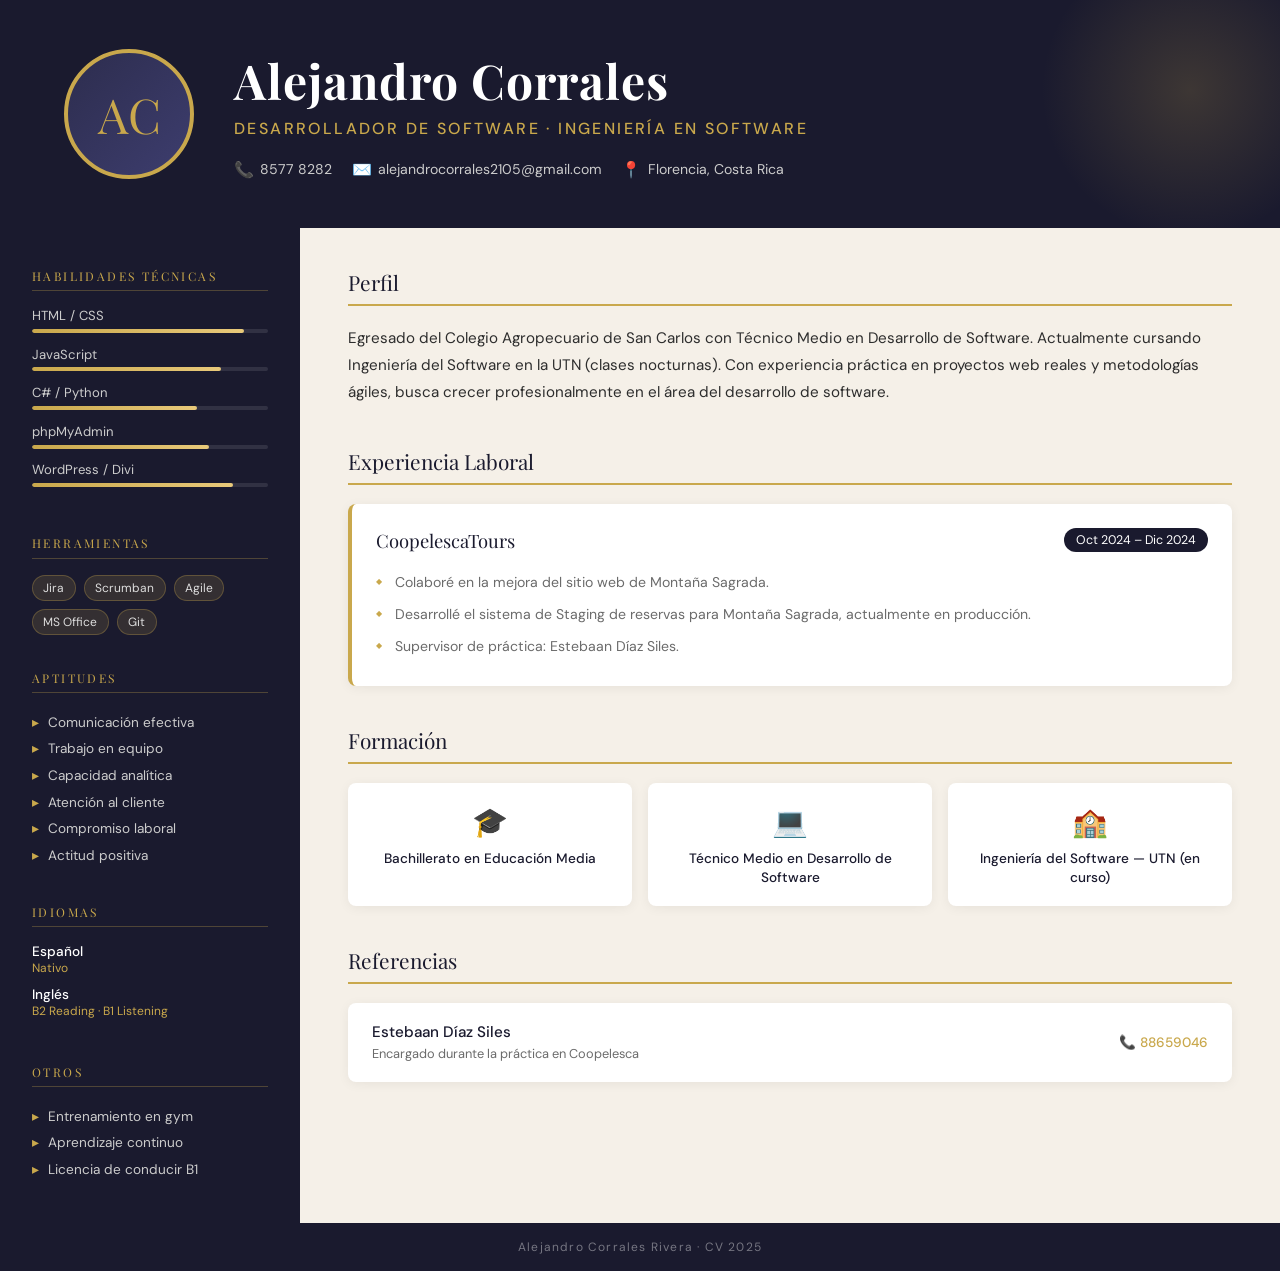
<file: index.html>
<!DOCTYPE html>
<html lang="es">
<head>
  <meta charset="UTF-8" />
  <meta name="viewport" content="width=device-width, initial-scale=1.0"/>
  <title>CV – Alejandro Corrales</title>
  <link href="https://fonts.googleapis.com/css2?family=Playfair+Display:wght@400;700&family=DM+Sans:wght@300;400;500&display=swap" rel="stylesheet"/>
  <style>
    *, *::before, *::after { box-sizing: border-box; margin: 0; padding: 0; }

    :root {
      --dark: #1a1a2e;
      --accent: #c9a84c;
      --light: #f5f0e8;
      --mid: #e8e0d0;
      --text: #2d2d2d;
      --muted: #6b6b6b;
    }

    body {
      font-family: 'DM Sans', sans-serif;
      background: var(--light);
      color: var(--text);
      min-height: 100vh;
    }

    /* HEADER */
    header {
      background: var(--dark);
      color: white;
      display: grid;
      grid-template-columns: auto 1fr;
      align-items: center;
      gap: 2.5rem;
      padding: 3rem 4rem;
      position: relative;
      overflow: hidden;
    }

    header::before {
      content: '';
      position: absolute;
      top: -60px; right: -60px;
      width: 300px; height: 300px;
      border-radius: 50%;
      background: radial-gradient(circle, rgba(201,168,76,0.2), transparent 70%);
    }

    .avatar {
      width: 130px; height: 130px;
      border-radius: 50%;
      border: 4px solid var(--accent);
      object-fit: cover;
      position: relative;
      z-index: 1;
    }

    .avatar-placeholder {
      width: 130px; height: 130px;
      border-radius: 50%;
      border: 4px solid var(--accent);
      background: linear-gradient(135deg, #2d2d4e, #3d3d6e);
      display: flex; align-items: center; justify-content: center;
      font-family: 'Playfair Display', serif;
      font-size: 3rem;
      color: var(--accent);
      position: relative;
      z-index: 1;
    }

    .header-info { position: relative; z-index: 1; }

    .header-info h1 {
      font-family: 'Playfair Display', serif;
      font-size: 3rem;
      font-weight: 700;
      letter-spacing: 0.02em;
      margin-bottom: 0.4rem;
    }

    .header-info .tagline {
      color: var(--accent);
      font-size: 1rem;
      font-weight: 500;
      letter-spacing: 0.15em;
      text-transform: uppercase;
      margin-bottom: 1.2rem;
    }

    .contact-row {
      display: flex;
      flex-wrap: wrap;
      gap: 1.2rem;
    }

    .contact-item {
      display: flex;
      align-items: center;
      gap: 0.4rem;
      font-size: 0.88rem;
      color: #ccc;
    }

    .contact-item span.icon { color: var(--accent); font-size: 1rem; }

    /* LAYOUT */
    .cv-body {
      display: grid;
      grid-template-columns: 300px 1fr;
      min-height: calc(100vh - 220px);
    }

    /* SIDEBAR */
    aside {
      background: var(--dark);
      color: white;
      padding: 2.5rem 2rem;
      display: flex;
      flex-direction: column;
      gap: 2.2rem;
    }

    .section-title {
      font-family: 'Playfair Display', serif;
      font-size: 0.75rem;
      letter-spacing: 0.2em;
      text-transform: uppercase;
      color: var(--accent);
      margin-bottom: 1rem;
      padding-bottom: 0.4rem;
      border-bottom: 1px solid rgba(201,168,76,0.3);
    }

    /* Skills bars */
    .skill-item { margin-bottom: 0.8rem; }
    .skill-label {
      font-size: 0.82rem;
      color: #ccc;
      margin-bottom: 0.3rem;
      display: flex;
      justify-content: space-between;
    }
    .skill-bar {
      height: 4px;
      background: rgba(255,255,255,0.1);
      border-radius: 2px;
      overflow: hidden;
    }
    .skill-fill {
      height: 100%;
      background: linear-gradient(90deg, var(--accent), #e8c97a);
      border-radius: 2px;
      animation: fillBar 1.2s ease forwards;
      transform-origin: left;
    }
    @keyframes fillBar { from { width: 0; } }

    .tag-list { display: flex; flex-wrap: wrap; gap: 0.5rem; }
    .tag {
      background: rgba(201,168,76,0.15);
      border: 1px solid rgba(201,168,76,0.3);
      color: #ddd;
      font-size: 0.75rem;
      padding: 0.25rem 0.65rem;
      border-radius: 20px;
    }

    .soft-list { list-style: none; }
    .soft-list li {
      font-size: 0.85rem;
      color: #ccc;
      padding: 0.3rem 0;
      padding-left: 1rem;
      position: relative;
    }
    .soft-list li::before {
      content: '▸';
      position: absolute; left: 0;
      color: var(--accent);
    }

    .lang-item { margin-bottom: 0.6rem; }
    .lang-name { font-size: 0.85rem; color: white; font-weight: 500; }
    .lang-level { font-size: 0.75rem; color: var(--accent); }

    /* MAIN */
    main {
      padding: 2.5rem 3rem;
      display: flex;
      flex-direction: column;
      gap: 2.5rem;
    }

    .main-section {}

    .main-section-title {
      font-family: 'Playfair Display', serif;
      font-size: 1.3rem;
      color: var(--dark);
      margin-bottom: 1.2rem;
      padding-bottom: 0.5rem;
      border-bottom: 2px solid var(--accent);
      display: flex;
      align-items: center;
      gap: 0.5rem;
    }

    /* Profile */
    .profile-text {
      font-size: 0.95rem;
      line-height: 1.8;
      color: var(--text);
    }

    /* Experience */
    .exp-card {
      background: white;
      border-radius: 8px;
      padding: 1.5rem;
      border-left: 4px solid var(--accent);
      box-shadow: 0 2px 12px rgba(0,0,0,0.06);
    }

    .exp-header {
      display: flex;
      justify-content: space-between;
      align-items: flex-start;
      margin-bottom: 0.8rem;
    }

    .exp-company {
      font-family: 'Playfair Display', serif;
      font-size: 1.15rem;
      color: var(--dark);
    }

    .exp-date {
      font-size: 0.78rem;
      color: white;
      background: var(--dark);
      padding: 0.25rem 0.75rem;
      border-radius: 20px;
      white-space: nowrap;
    }

    .exp-list { list-style: none; margin-top: 0.5rem; }
    .exp-list li {
      font-size: 0.88rem;
      color: var(--muted);
      padding: 0.3rem 0;
      padding-left: 1.2rem;
      position: relative;
      line-height: 1.6;
    }
    .exp-list li::before {
      content: '◆';
      position: absolute; left: 0;
      color: var(--accent);
      font-size: 0.5rem;
      top: 0.55rem;
    }

    /* Education */
    .edu-grid {
      display: grid;
      grid-template-columns: repeat(auto-fit, minmax(200px, 1fr));
      gap: 1rem;
    }

    .edu-card {
      background: white;
      border-radius: 8px;
      padding: 1.2rem;
      text-align: center;
      box-shadow: 0 2px 12px rgba(0,0,0,0.06);
    }

    .edu-icon { font-size: 1.8rem; margin-bottom: 0.5rem; }
    .edu-title { font-size: 0.85rem; font-weight: 500; color: var(--dark); line-height: 1.4; }

    /* References */
    .ref-card {
      background: white;
      border-radius: 8px;
      padding: 1.2rem 1.5rem;
      box-shadow: 0 2px 12px rgba(0,0,0,0.06);
      display: flex;
      justify-content: space-between;
      align-items: center;
    }

    .ref-name { font-weight: 500; font-size: 0.95rem; color: var(--dark); }
    .ref-role { font-size: 0.8rem; color: var(--muted); margin-top: 0.2rem; }
    .ref-phone { font-size: 0.85rem; color: var(--accent); font-weight: 500; }

    /* Footer */
    footer {
      background: var(--dark);
      color: rgba(255,255,255,0.4);
      text-align: center;
      padding: 1rem;
      font-size: 0.75rem;
      letter-spacing: 0.1em;
    }

    @media (max-width: 768px) {
      header { grid-template-columns: 1fr; text-align: center; padding: 2rem; }
      .contact-row { justify-content: center; }
      .cv-body { grid-template-columns: 1fr; }
      main { padding: 1.5rem; }
    }
  </style>
</head>
<body>

<header>
  <div class="avatar-placeholder">AC</div>
  <div class="header-info">
    <h1>Alejandro Corrales</h1>
    <p class="tagline">Desarrollador de Software · Ingeniería en Software</p>
    <div class="contact-row">
      <div class="contact-item"><span class="icon">📞</span> 8577 8282</div>
      <div class="contact-item"><span class="icon">✉️</span> alejandrocorrales2105@gmail.com</div>
      <div class="contact-item"><span class="icon">📍</span> Florencia, Costa Rica</div>
    </div>
  </div>
</header>

<div class="cv-body">

  <!-- SIDEBAR -->
  <aside>

    <div>
      <div class="section-title">Habilidades Técnicas</div>
      <div class="skill-item">
        <div class="skill-label"><span>HTML / CSS</span></div>
        <div class="skill-bar"><div class="skill-fill" style="width:90%"></div></div>
      </div>
      <div class="skill-item">
        <div class="skill-label"><span>JavaScript</span></div>
        <div class="skill-bar"><div class="skill-fill" style="width:80%"></div></div>
      </div>
      <div class="skill-item">
        <div class="skill-label"><span>C# / Python</span></div>
        <div class="skill-bar"><div class="skill-fill" style="width:70%"></div></div>
      </div>
      <div class="skill-item">
        <div class="skill-label"><span>phpMyAdmin</span></div>
        <div class="skill-bar"><div class="skill-fill" style="width:75%"></div></div>
      </div>
      <div class="skill-item">
        <div class="skill-label"><span>WordPress / Divi</span></div>
        <div class="skill-bar"><div class="skill-fill" style="width:85%"></div></div>
      </div>
    </div>

    <div>
      <div class="section-title">Herramientas</div>
      <div class="tag-list">
        <span class="tag">Jira</span>
        <span class="tag">Scrumban</span>
        <span class="tag">Agile</span>
        <span class="tag">MS Office</span>
        <span class="tag">Git</span>
      </div>
    </div>

    <div>
      <div class="section-title">Aptitudes</div>
      <ul class="soft-list">
        <li>Comunicación efectiva</li>
        <li>Trabajo en equipo</li>
        <li>Capacidad analítica</li>
        <li>Atención al cliente</li>
        <li>Compromiso laboral</li>
        <li>Actitud positiva</li>
      </ul>
    </div>

    <div>
      <div class="section-title">Idiomas</div>
      <div class="lang-item">
        <div class="lang-name">Español</div>
        <div class="lang-level">Nativo</div>
      </div>
      <div class="lang-item">
        <div class="lang-name">Inglés</div>
        <div class="lang-level">B2 Reading · B1 Listening</div>
      </div>
    </div>

    <div>
      <div class="section-title">Otros</div>
      <ul class="soft-list">
        <li>Entrenamiento en gym</li>
        <li>Aprendizaje continuo</li>
        <li>Licencia de conducir B1</li>
      </ul>
    </div>

  </aside>

  <!-- MAIN CONTENT -->
  <main>

    <div class="main-section">
      <div class="main-section-title">Perfil</div>
      <p class="profile-text">
        Egresado del Colegio Agropecuario de San Carlos con Técnico Medio en Desarrollo de Software.
        Actualmente cursando Ingeniería del Software en la UTN (clases nocturnas).
        Con experiencia práctica en proyectos web reales y metodologías ágiles, busca crecer
        profesionalmente en el área del desarrollo de software.
      </p>
    </div>

    <div class="main-section">
      <div class="main-section-title">Experiencia Laboral</div>
      <div class="exp-card">
        <div class="exp-header">
          <div class="exp-company">CoopelescaTours</div>
          <div class="exp-date">Oct 2024 – Dic 2024</div>
        </div>
        <ul class="exp-list">
          <li>Colaboré en la mejora del sitio web de Montaña Sagrada.</li>
          <li>Desarrollé el sistema de Staging de reservas para Montaña Sagrada, actualmente en producción.</li>
          <li>Supervisor de práctica: Estebaan Díaz Siles.</li>
        </ul>
      </div>
    </div>

    <div class="main-section">
      <div class="main-section-title">Formación</div>
      <div class="edu-grid">
        <div class="edu-card">
          <div class="edu-icon">🎓</div>
          <div class="edu-title">Bachillerato en Educación Media</div>
        </div>
        <div class="edu-card">
          <div class="edu-icon">💻</div>
          <div class="edu-title">Técnico Medio en Desarrollo de Software</div>
        </div>
        <div class="edu-card">
          <div class="edu-icon">🏫</div>
          <div class="edu-title">Ingeniería del Software — UTN (en curso)</div>
        </div>
      </div>
    </div>

    <div class="main-section">
      <div class="main-section-title">Referencias</div>
      <div class="ref-card">
        <div>
          <div class="ref-name">Estebaan Díaz Siles</div>
          <div class="ref-role">Encargado durante la práctica en Coopelesca</div>
        </div>
        <div class="ref-phone">📞 88659046</div>
      </div>
    </div>

  </main>
</div>

<footer>
  Alejandro Corrales Rivera · CV 2025
</footer>

</body>
</html>
</file>
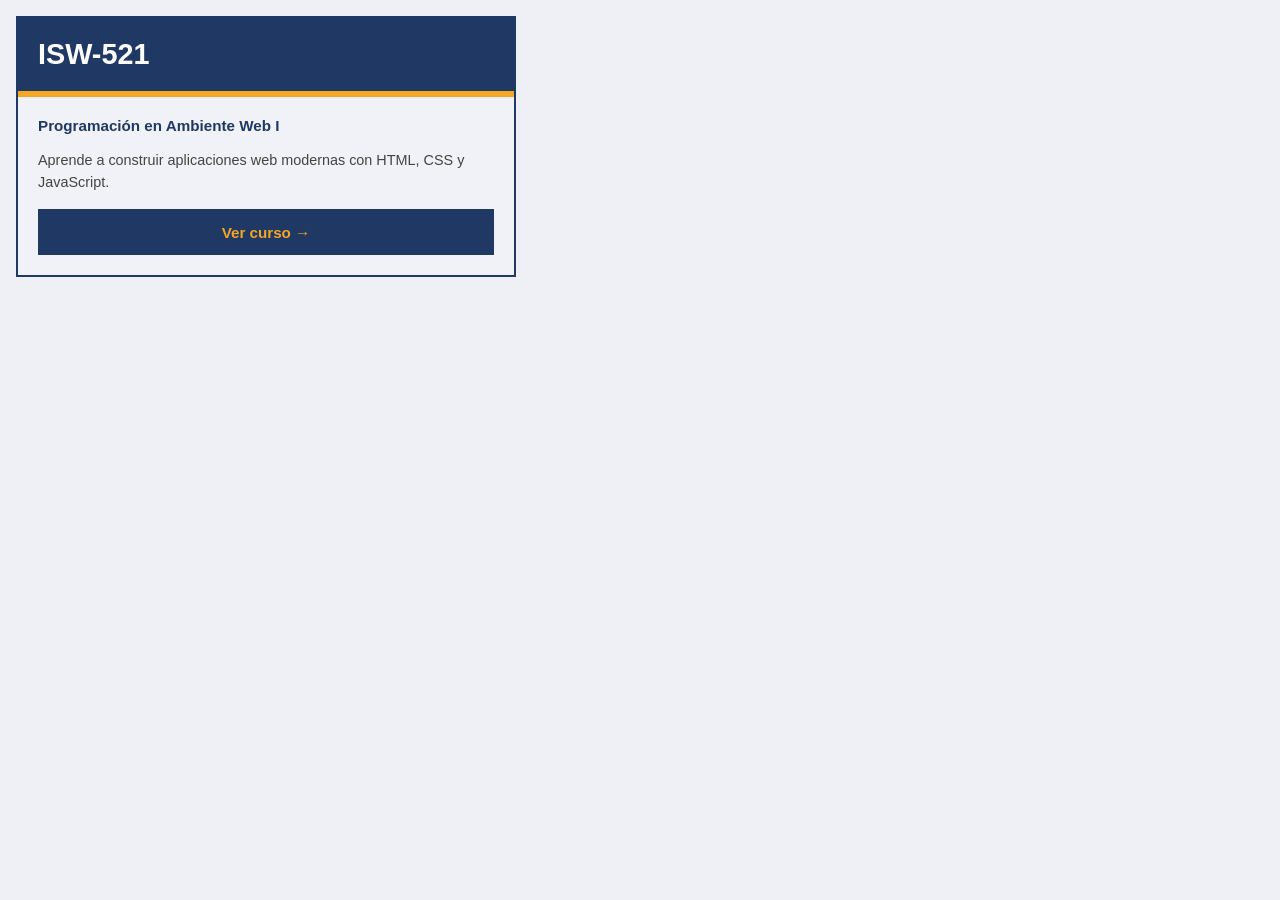
<file: semana3/index.html>
<!DOCTYPE html>
<html lang="es">
<head>
  <meta charset="UTF-8">
  <meta name="viewport" content="width=device-width, initial-scale=1.0">
  <title>ISW-521</title>
  <link rel="stylesheet" href="styles.css">
</head>
<body>

  <main>
    <article class="course-card">

      <header class="card-header">
        <h1>ISW-521</h1>
      </header>

      <div class="gold-bar"></div>

      <section class="card-body">
        <h2 class="course-title">Programación en Ambiente Web I</h2>
        <p class="course-description">Aprende a construir aplicaciones web modernas con HTML, CSS y JavaScript.</p>
        <a href="#" class="btn-curso">Ver curso →</a>
      </section>

    </article>
  </main>

</body>
</html>
</file>
<file: semana3/styles.css>
* {
  margin: 0;
  padding: 0;
  box-sizing: border-box;
}

body {
  background-color: #eef0f5;
  font-family: 'Segoe UI', Arial, sans-serif;
}

.course-card {
  width: 500px;
  margin: 16px;
  border: 2px solid #1f3864;
  background-color: #f0f2f7;
}

.card-header {
  background-color: #1f3864;
  padding: 20px;
}

.card-header h1 {
  color: #ffffff;
  font-size: 1.8rem;
  font-weight: 700;
}

.gold-bar {
  height: 6px;
  background-color: #f5a623;
  width: 100%;
}

.card-body {
  padding: 20px;
  display: flex;
  flex-direction: column;
  gap: 1rem;
}

.course-title {
  color: #1f3864;
  font-size: 0.95rem;
  font-weight: 700;
}

.course-description {
  color: #444;
  font-size: 0.9rem;
  line-height: 1.5;
}

.btn-curso {
  display: block;
  width: 100%;
  background-color: #1f3864;
  color: #f5a623;
  text-align: center;
  padding: 0.9rem;
  font-size: 0.95rem;
  font-weight: 700;
  text-decoration: none;
  transition: background-color 0.2s ease;
}

.btn-curso:hover {
  background-color: #162d55;
}
</file>
